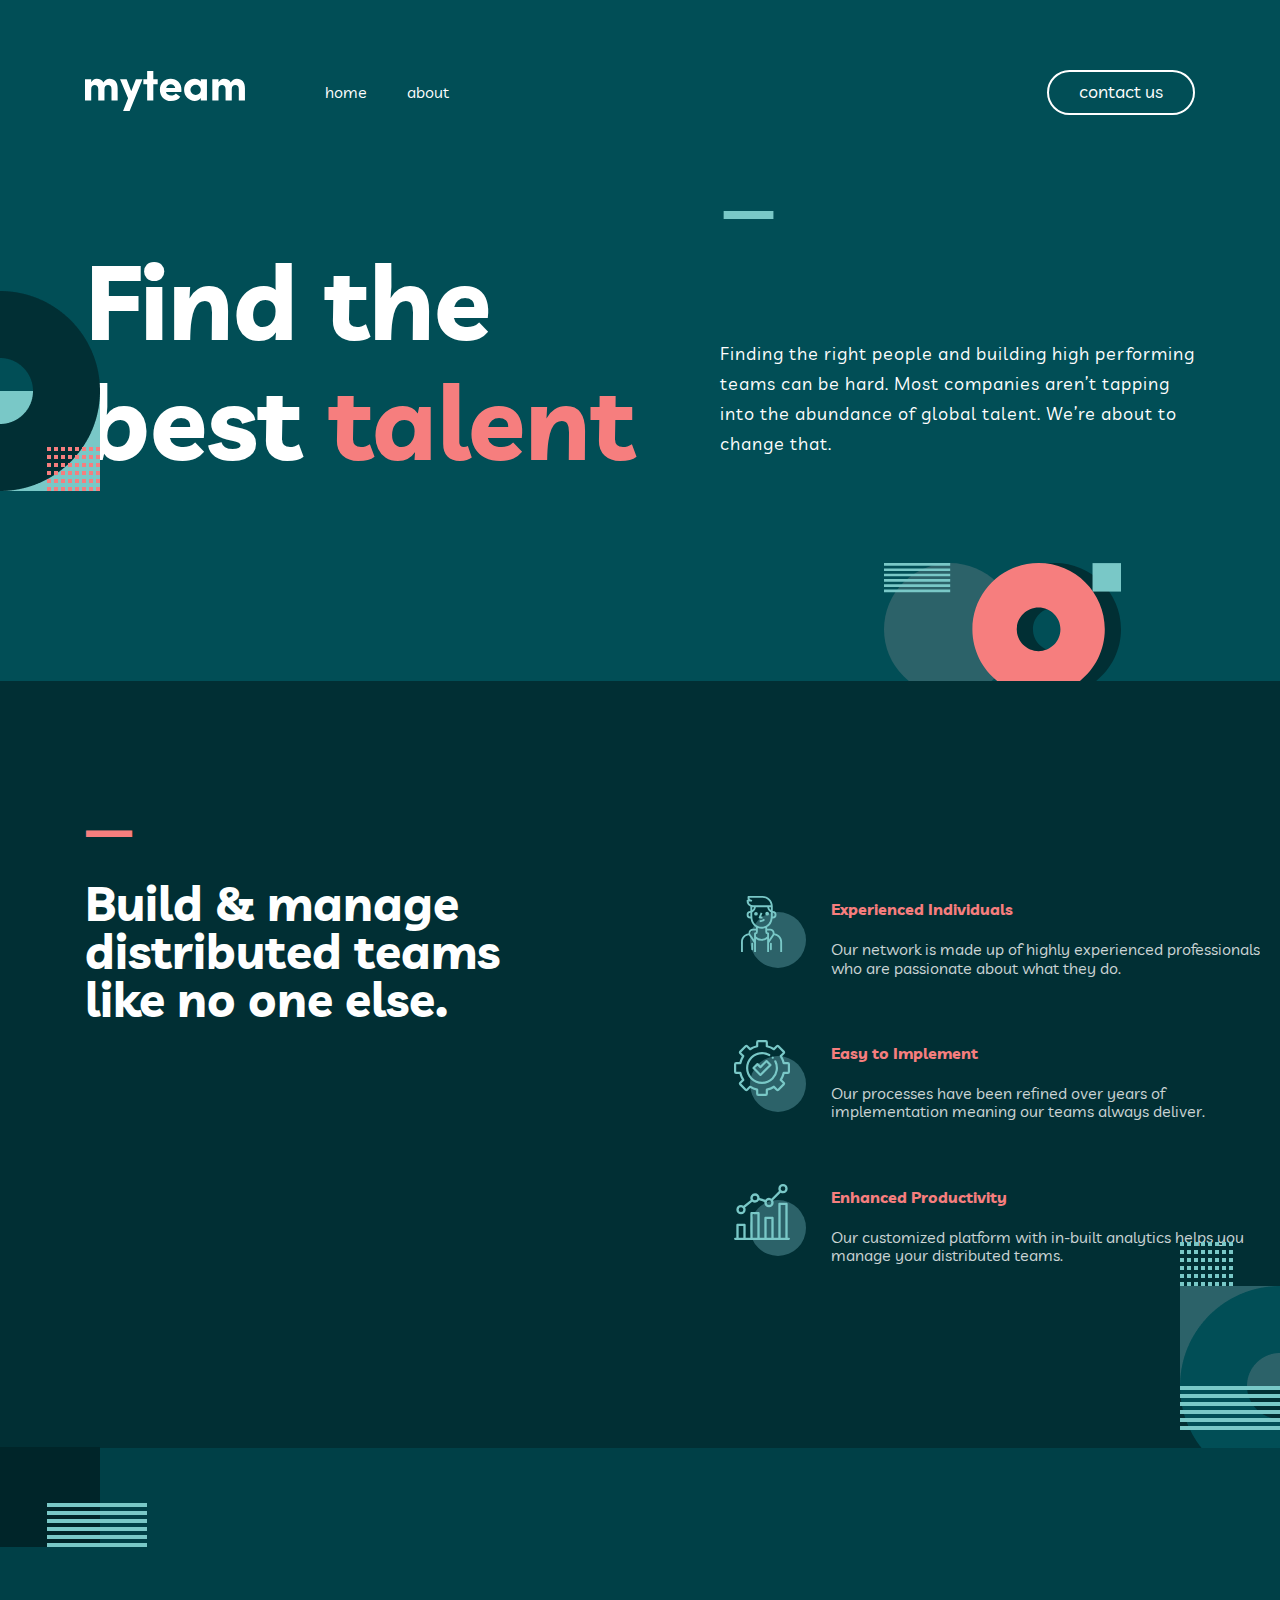
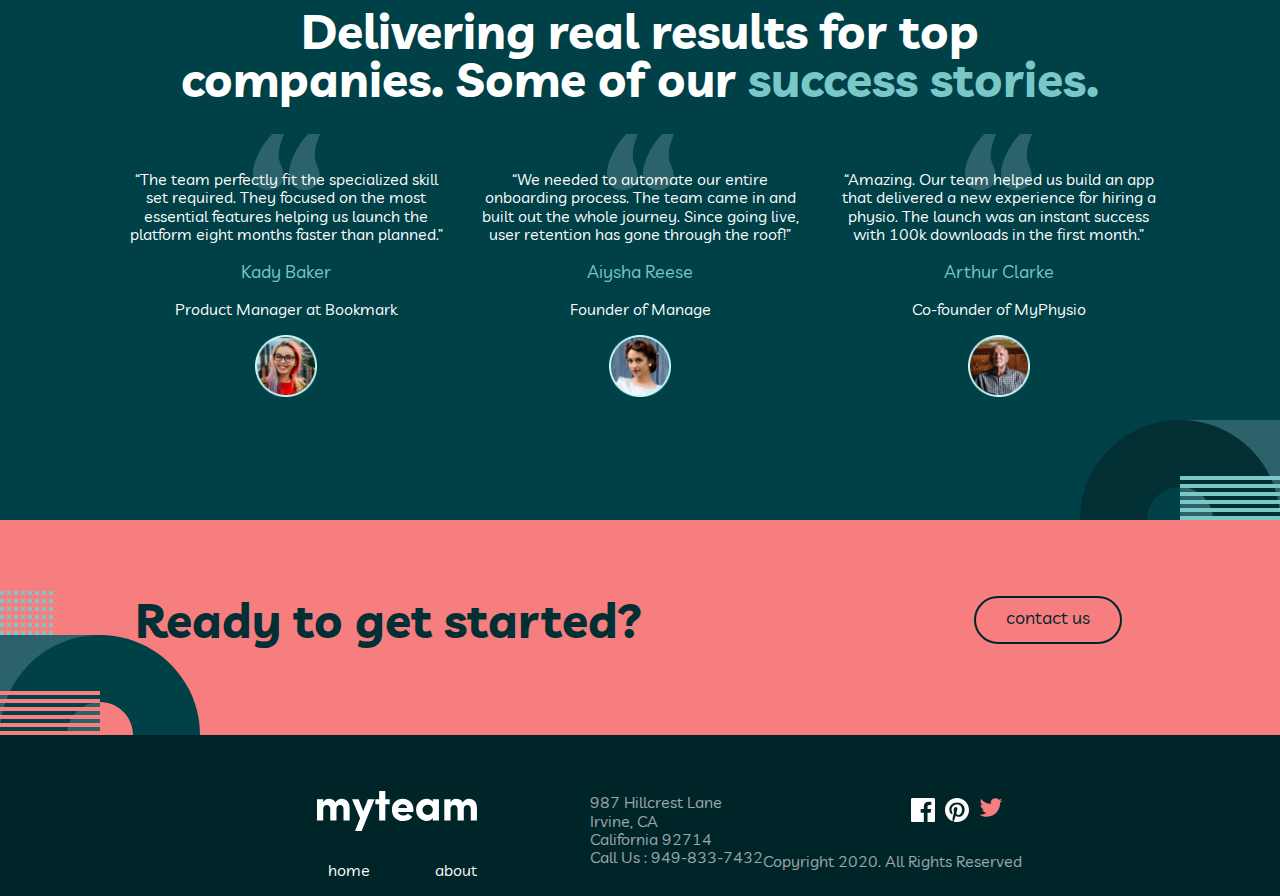
<file: index.html>
<!DOCTYPE html>
<html lang="en">

<head>
    <meta charset="UTF-8">
    <meta http-equiv="X-UA-Compatible" content="IE=edge">
    <meta name="viewport" content="width=device-width, initial-scale=1.0">
    <title>myteam</title>
    <link rel="stylesheet" href="./css/normalize.css">
    <link rel="stylesheet" href="./css/main.css">
</head>

<body>
    <h1 class="visually-hidden">myteam</h1>
    <header class="header-wrapper">
        <img class="header-wrapper__header-img header-img" src="./images/round-bgc.png" alt="">
        <div class="header-wrapper__container container">
            <div class="header-wrapper__header-inner header-inner">
                <div class="header-inner__logo-navbar logo-navbar">
                    <a class="logo-navbar__site-link site-link" href="./index.html">
                        <img class="site-link__site-logo site-logo" src="./images/logo.svg" alt="logo" width="160" height="40">
                    </a>
                    <nav class="logo-navbar__navbar navbar">
                        <ul class="navbar__nav-list nav-list">
                            <li class="nav-list__nav-item nav-item">
                                <a class="nav-item__nav-link nav-link" href="./index.html">home</a>
                            </li>
                            <li class="nav-list__nav-item nav-item">
                                <a class="nav-item__nav-link nav-link" href="./about.html">about</a>
                            </li>
                        </ul>
                    </nav>
                </div>
                <a class="header-inner__header-link header-link" href="./contact.html">contact us</a>
            </div>
        </div>
    </header>

    <!-- main -->
    <main>
        <section class="section-hero">
            <div class="section-hero__container container">
                <div class="section-hero__section-page section-page">
                    <h2 class="section-page__section-heading section-heading">Find the best <span class="section-heading--text  section-heading--text">talent</span>
                    </h2>
                    <p class="section-page__section-text section-text">Finding the right people and building high performing teams can be hard. Most companies aren’t tapping into the abundance of global talent. We’re about to change that.</p>
                    <img class="section-page__section-image" src="./images/round-2.svg" alt="roun" width="237" height="157">
                </div>
            </div>
        </section>

        <section class="content">
            <div class="content__container container">
                <div class="content-page">
                    <div class="content-page__main main>">
                        <h3 class="main__main-title main-title">Build & manage distributed teams like no one else.</h3>
                    </div>
                    <div class="content-page__conten-text content-text">
                        <ul class="content-text__content-list content-list">
                            <li class="content-list__content-item content-item">
                                <img class="content-list__content-img" src="./images/Experienced.svg" alt="Experienced" width="72" height="72">

                                <div class="content-box">
                                    <h4 class="content-item__content-heading">Experienced Individuals</h4>
                                    <p class="content-item__content-quote content-quote">Our network is made up of highly experienced professionals who are passionate about what they do.</p>
                                </div>

                            </li>
                            <li class="content-list__content-item content-item">
                                <img class="content-list__content-img" src="./images/Easy.svg" alt="Easy" width="72" height="72">
                                <div class="content-box">
                                    <h4 class="content-item__content-heading">Easy to Implement</h4>
                                    <p class="content-item__content-quote content-quote">Our processes have been refined over years of implementation meaning our teams always deliver.</p>
                                </div>
                            </li>
                            <li class="content-list__content-item content-item">
                                <img class="content-list__content-img" src="./images/Enhanced.svg" alt="Enhanced" width="72" height="72">
                                <div class="content-box">
                                    <h4 class="content-item__content-heading">Enhanced Productivity</h4>
                                    <p class="content-item__content-quote content-quote">Our customized platform with in-built analytics helps you manage your distributed teams.</p>
                                </div>
                            </li>
                        </ul>
                    </div>
                </div>
            </div>
            <img class="content__content-background" src="./images/round-3.png" alt="round">
        </section>

        <section class="sidebar">
            <img class="sidebar__sidebar-img" src="./images/burger-bgc.svg" alt="burger" width="147" height="100">
            <div class="sidebar__container container">
                <h3 class="sidebar__sidebar-heading">Delivering real results for top <br>companies. Some of our <span class="sidebar__sidebar-heading--text">success stories.</span></h3>
                <ul class="sidebar__sidebar-list sidebar__list">
                    <li class="sidebar-list__sidebar-item sidebar-item">
                        <img src="./images/“.png" alt="“" width="67" height="56">

                        <p class="sidebar-list__text text">“The team perfectly fit the specialized skill set required. They focused on the most essential features helping us launch the platform eight months faster than planned.”</p>

                        <div class="sidebar-item__box box">



                            <p class="box__text text">Kady Baker</p>

                            <blockquote class="box__socials-text socials-text">Product Manager at Bookmark</blockquote>

                            <img class="box__socials socials" src="./images/Kady.png" alt="Kady" width="62" height="62">

                        </div>

                    </li>

                    <li class="sidebar-list__sidebar-item sidebar-item">

                        <img src="./images/“.png" alt="“" width="67" height="56">

                        <p class="sidebar-list__text text">“We needed to automate our entire onboarding process. The team came in and built out the whole journey. Since going live, user retention has gone through the roof!”</p>

                        <div class="sidebar-item__box box">

                            <p class="box__text text">Aiysha Reese</p>

                            <blockquote class="box__socials-text socials-text">Founder of Manage</blockquote>

                            <img class="box__socials socials" src="./images/Aiysha.png" alt="Aiysha" width="62" height="62">

                        </div>
                    </li>
                    <li class="sidebar-list__sidebar-item sidebar-item">

                        <img src="./images/“.png" alt="“" width="67" height="56">

                        <p class="sidebar-list__text text">“Amazing. Our team helped us build an app that delivered a new experience for hiring a physio. The launch was an instant success with 100k downloads in the first month.”</p>

                        <div class="sidebar-item__box box">

                            <p class="box__text text">Arthur Clarke</p>

                            <blockquote class="box__socials-text socials-text">Co-founder of MyPhysio</blockquote>

                            <img class="box__socials socials" src="./images/Arthur.png" alt="Arthur" width="62" height="62">
                        </div>
                    </li>
                </ul>
            </div>

            <img class="sidebar__sidebar-bgc" src="./images/round-4.png" alt="round">
        </section>
        <section class="aside-wrapper">
            <div class="aside-wrapper__container container">
                <div class="aside-wrapper__aside-inner aside-inner">
                    <p class="aside-inner__aside-text aside-text">Ready to get started?</p>
                    <a class="aside-inner__aside-link aside-link" href="./contact.html">contact us</a>
                </div>
            </div>
            <img class="aside-wrapper__aside-img" src="./images/round-5.svg" alt="">
        </section>
    </main>



    <footer class="footer-end">
        <div class="footer-end__container container">
            <div class="footer-end__footer-link footer-link">
                <div class="box">
                    <a class="footer-end__footer-link footer-link" href="./index.html">
                        <img class="footer-end__footer-logo footer-logo" src="./images/logo.svg" alt="logo" width="160" height="40">
                    </a>


                    <ul class="footer-list">
                        <li>
                            <a class="nav-item__nav-link nav-link" href="./index.html">home</a>
                        </li>
                        <li>
                            <a class="nav-item__nav-link nav-link" href="./about.html">about</a>
                        </li>
                    </ul>

                </div>

                <div class="footer-about">
                    <ul class="footer-about__footer-list footer-list">
                        <li class="footer-list__footer-item footer-item">987 Hillcrest Lane <br> Irvine, CA <br> California 92714 <br> Call Us : 949-833-7432</li>
                    </ul>
                </div>

                <div class="footer-web">
                    <ul class="footer-web__web-list web-list">
                        <li class="web-list__web-item">
                            <a href="#">
                                <img src="./images/facebook.svg" alt="facebook" width="24" height="24">
                            </a>
                        </li>
                        <li class="web-list__web-item">
                            <a href="#">
                                <img src="./images/pinterest.svg" alt="pinterest" width="24" height="24">
                            </a>
                        </li>
                        <li class="web-list__web-item">
                            <a href="#">
                                <img src="./images/twitter.svg" alt="twitter" width="24" height="19">
                            </a>
                        </li>
                    </ul>

                    <p class="footer-web__web-text">Copyright 2020. All Rights Reserved</p>
                </div>
            </div>

            <div>

            </div>
        </div>
    </footer>
</body>

</html>
</file>
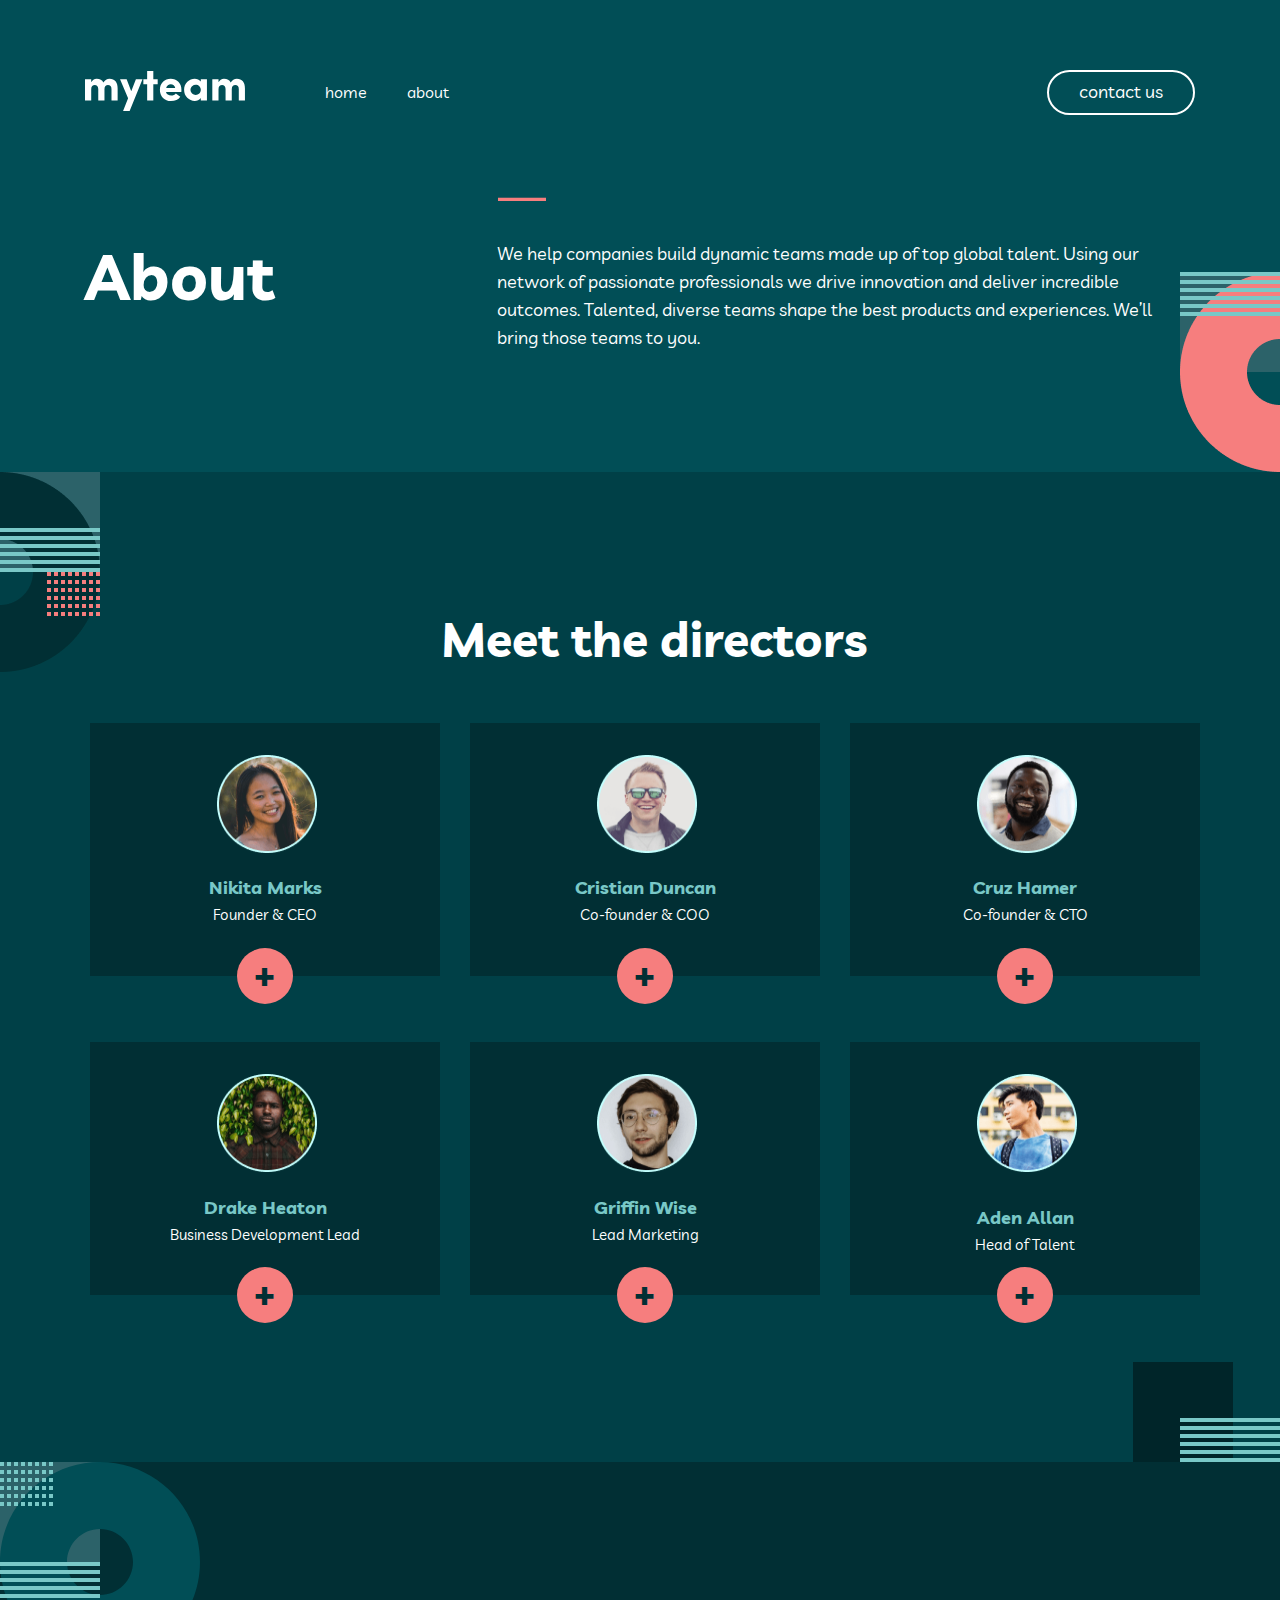
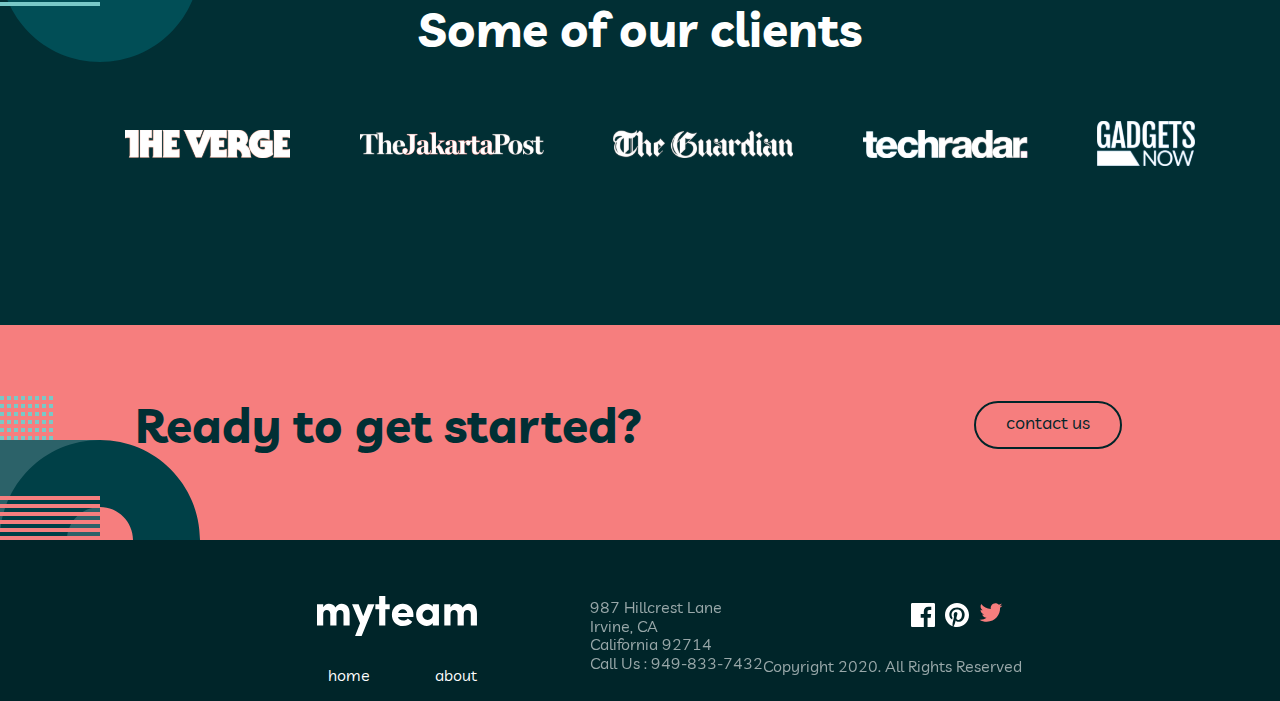
<file: about.html>
<!DOCTYPE html>
<html lang="en">

<head>
    <meta charset="UTF-8">
    <meta http-equiv="X-UA-Compatible" content="IE=edge">
    <meta name="viewport" content="width=device-width, initial-scale=1.0">
    <title>about</title>
    <link rel="stylesheet" href="./css/normalize.css">
    <link rel="stylesheet" href="./css/main.css">
</head>

<body>

    <h1 class="visually-hidden">myteam</h1>
    <header class="header-wrapper">
        <div class="header-wrapper__container container">
            <div class="header-wrapper__header-inner header-inner">
                <div class="header-inner__logo-navbar logo-navbar">
                    <a class="logo-navbar__site-link site-link" href="./index.html">
                        <img class="site-link__site-logo site-logo" src="./images/logo.svg" alt="logo" width="160" height="40">
                    </a>
                    <nav class="logo-navbar__navbar navbar">
                        <ul class="navbar__nav-list nav-list">
                            <li class="nav-list__nav-item nav-item">
                                <a class="nav-item__nav-link nav-link" href="./index.html">home</a>
                            </li>
                            <li class="nav-list__nav-item nav-item">
                                <a class="nav-item__nav-link nav-link" href="./about.html">about</a>
                            </li>
                        </ul>
                    </nav>
                </div>
                <a class="header-inner__header-link header-link" href="./contact.html">contact us</a>
            </div>
        </div>
    </header>

    <!-- main -->
    <main>
        <section class="section-about">

            <div class="section-about__container container">

                <div class="section-about__about-page about-page">

                    <h2 class="about-page__about-heading about-heading">About</h2>

                    <p class="about-page__about-text about-text">We help companies build dynamic teams made up of top global talent. Using our network of passionate professionals we drive innovation and deliver incredible outcomes. Talented, diverse teams shape the best products and experiences.
                        We’ll bring those teams to you.</p>
                </div>

            </div>

            <img class="about-img" src="./images/about.png" alt="about-img" width="100" height="200">

        </section>

        <section class="directors-section">

            <img class="directors-section__about-img" src="./images/about-bgc.png" alt="about-bgc" width="100" height="200">

            <div class="directors-section__container container">

                <h2 class="directors-section__directors-heading">Meet the directors</h2>

                <ul class="directors-section__about-list about-list">

                    <li class="about-list__about-item">

                        <div class="about-item__director-about director-about">

                            <img src="./images/Nikita.png" class="director-image" alt="Nikita Marks" width="100" height="98">

                            <h3 class="director-names">Nikita Marks</h3>

                            <p class="workplace">Founder & CEO</p>

                            <div class="experience">

                                <h3 class="director-names-heading">Nikita Marks</h3>

                                <q>Empowered teams create truly <br> amazing products. Set the north <br> star and let them follow it.</q>

                                <img src="./images/twitter.svg" class="path-img" alt="twitter img" width="24" height="20">

                                <img src="./images/linkdein.png" class="linkedin-img" alt="linkedin img" width="20" height="20">

                            </div>

                        </div>

                        <div class="plus-character">

                            <p>+</p>

                        </div>

                    </li>

                    <li class="about-list__about-item">

                        <div class="about-item__director-about director-about">

                            <img src="./images/Cristian.png" class="director-image" alt="Cristian Duncan" width="100" height="98">

                            <h3 class="director-names">Cristian Duncan</h3>

                            <p class="workplace">Co-founder & COO</p>

                            <div class="experience">

                                <h3 class="director-names-heading">Cristian Duncan</h3>

                                <q>Empowered teams create truly <br> amazing products. Set the north <br> star and let them follow it.</q>

                                <img src="./images/twitter.svg" class="path-img" alt="twitter img" width="24" height="20">

                                <img src="./images/linkdein.png" class="linkedin-img" alt="linkedin img" width="20" height="20">

                            </div>

                        </div>

                        <div class="plus-character">

                            <p>+</p>

                        </div>

                    </li>

                    <li class="about-list__about-item">

                        <div class="about-item__director-about director-about">

                            <img src="./images/Cruz.png" class="director-image" alt="Cruz Hamer" width="100" height="98">

                            <h3 class="director-names">Cruz Hamer</h3>

                            <p class="workplace">Co-founder & CTO</p>

                            <div class="experience">

                                <h4 class="director-names-heading">Cruz Hamer</h4>

                                <q>Empowered teams create truly <br> amazing products. Set the north <br> star and let them follow it.</q>

                                <img src="././images/twitter.svg" class="path-img" alt="twitter img" width="24" height="20">

                                <img src="./images/linkdein.png" class="linkedin-img" alt="linkedin img" width="20" height="20">

                            </div>

                        </div>

                        <div class="plus-character">

                            <p>+</p>

                        </div>

                    </li>

                    <li class="about-list__about-item">

                        <div class="about-item__director-about director-about">

                            <img src="./images/Dreake.png" class="director-image" alt="Drake" width="100" height="98">

                            <h3 class="director-names">Drake Heaton</h3>

                            <p class="workplace">Business Development Lead</p>

                            <div class="experience">

                                <h4 class="director-names-heading">Drake Heaton</h4>

                                <q>Empowered teams create truly <br>  amazing products. Set the north <br> star and let them follow it.</q>

                                <img src="./images/twitter.svg" class="path-img" width="24" height="20" alt="twitter img">

                                <img src="./images/linkdein.png" class="linkedin-img" alt="linkedin img" width="20" height="20">

                            </div>

                        </div>

                        <div class="plus-character">

                            <p>+</p>

                        </div>

                    </li>

                    <li class="about-list__about-item">

                        <div class="about-item__director-about director-about">

                            <img src="./images/Griffin.png" class="director-image" alt="Griffin" width="100" height="98">

                            <h3 class="director-names">Griffin Wise</h3>

                            <p class="workplace">Lead Marketing</p>

                            <div class="experience">

                                <h4 class="director-names-heading">Griffin Wise</h4>

                                <q>Empowered teams create truly <br> amazing products. Set the north <br> star and let them follow it.</q>

                                <img src="./images/twitter.svg" class="path-img" alt="twitter img" width="24" height="20">

                                <img src="./images/linkdein.png" class="linkedin-img" alt="linkedin img" width="20" height="20">

                            </div>

                        </div>

                        <div class="plus-character">

                            <p>+</p>

                        </div>

                    </li>

                    <li class="about-list__about-item">

                        <div class="about-item__director-about director-about">

                            <img src="./images/Aden.png" class="director-image" alt="Aden" width="100" height="98">

                            <h3 class="director-names-heading">Aden Allan</h3>

                            <p class="workplace">Head of Talent</p>

                            <div class="experience">

                                <h4 class="director-names-heading">Aden Allan</h4>

                                <q>Empowered teams create truly <br> amazing products. Set the north <br> star and let them follow it.</q>

                                <img src="./images/twitter.svg" class="path-img" width="24" height="20" alt="twitter img">

                                <img src="./images/linkdein.png" class="linkedin-img" alt="linkedin img" width="20" height="20">

                            </div>

                        </div>

                        <div class="plus-character">

                            <p>+</p>

                        </div>

                    </li>

                </ul>

            </div>

            <img class="directors-section__directors-bgc" src="./images/directors-bgc.png" alt="directors-bgc">

        </section>

        <section class="guardian-section">

            <img class="guardian-section__section-img" src="./images/clients-bgc.svg" alt="clients-bgc">

            <div class="guardian-section__container container">

                <div class="guardian-section__clients clients">

                    <h2 class="clients__clients-title">Some of our clients</h2>

                    <ul class="clients__clients-list">

                        <li class="clients-list__clients-item clients-item">
                            <a href="#">
                                <img src="./images/the-verge.svg" alt="the-verge" width="165" height="28">
                            </a>
                        </li>

                        <li class="clients-list__clients-item clients-item">
                            <a href="#">
                                <img src="./images/jakarta.svg" alt="jakarta" width="184" height="23">
                            </a>
                        </li>

                        <li class="clients-list__clients-item clients-item">
                            <a href="#">
                                <img src="./images/Guardian.svg" alt="Guardian" width="180" height="28">
                            </a>
                        </li>

                        <li class="clients-list__clients-item clients-item">
                            <a href="#">
                                <img src="./images/teachradar.svg" alt="teachradar" width="165" height="28">
                            </a>
                        </li>

                        <li class="clients-list__clients-item clients-item">
                            <a href="#">
                                <img src="./images/gadgets-now.svg" alt="gadgets-now" width="98" height="45">
                            </a>
                        </li>

                    </ul>
                </div>
            </div>
        </section>
        <section class="aside-wrapper">
            <div class="aside-wrapper__container container">
                <div class="aside-wrapper__aside-inner aside-inner">
                    <p class="aside-inner__aside-text aside-text">Ready to get started?</p>
                    <a class="aside-inner__aside-link aside-link" href="./contact.html">contact us</a>
                </div>
            </div>
            <img class="aside-wrapper__aside-img" src="./images/round-5.svg" alt="">
        </section>
    </main>

    <footer class="footer-end">
        <div class="footer-end__container container">
            <div class="footer-end__footer-link footer-link">
                <div class="box">
                    <a class="footer-end__footer-link footer-link" href="./index.html">
                        <img class="footer-end__footer-logo footer-logo" src="./images/logo.svg" alt="logo" width="160" height="40">
                    </a>


                    <ul class="footer-list">
                        <li>
                            <a class="nav-item__nav-link nav-link" href="./index.html">home</a>
                        </li>
                        <li>
                            <a class="nav-item__nav-link nav-link" href="./about.html">about</a>
                        </li>
                    </ul>

                </div>

                <div class="footer-about">
                    <ul class="footer-about__footer-list footer-list">
                        <li class="footer-list__footer-item footer-item">987 Hillcrest Lane <br> Irvine, CA <br> California 92714 <br> Call Us : 949-833-7432</li>
                    </ul>
                </div>

                <div class="footer-web">
                    <ul class="footer-web__web-list web-list">
                        <li class="web-list__web-item">
                            <a href="#">
                                <img src="./images/facebook.svg" alt="facebook" width="24" height="24">
                            </a>
                        </li>
                        <li class="web-list__web-item">
                            <a href="#">
                                <img src="./images/pinterest.svg" alt="pinterest" width="24" height="24">
                            </a>
                        </li>
                        <li class="web-list__web-item">
                            <a href="#">
                                <img src="./images/twitter.svg" alt="twitter" width="24" height="19">
                            </a>
                        </li>
                    </ul>

                    <p class="footer-web__web-text">Copyright 2020. All Rights Reserved</p>
                </div>
            </div>

            <div>

            </div>
        </div>
    </footer>
</body>

</html>
</file>
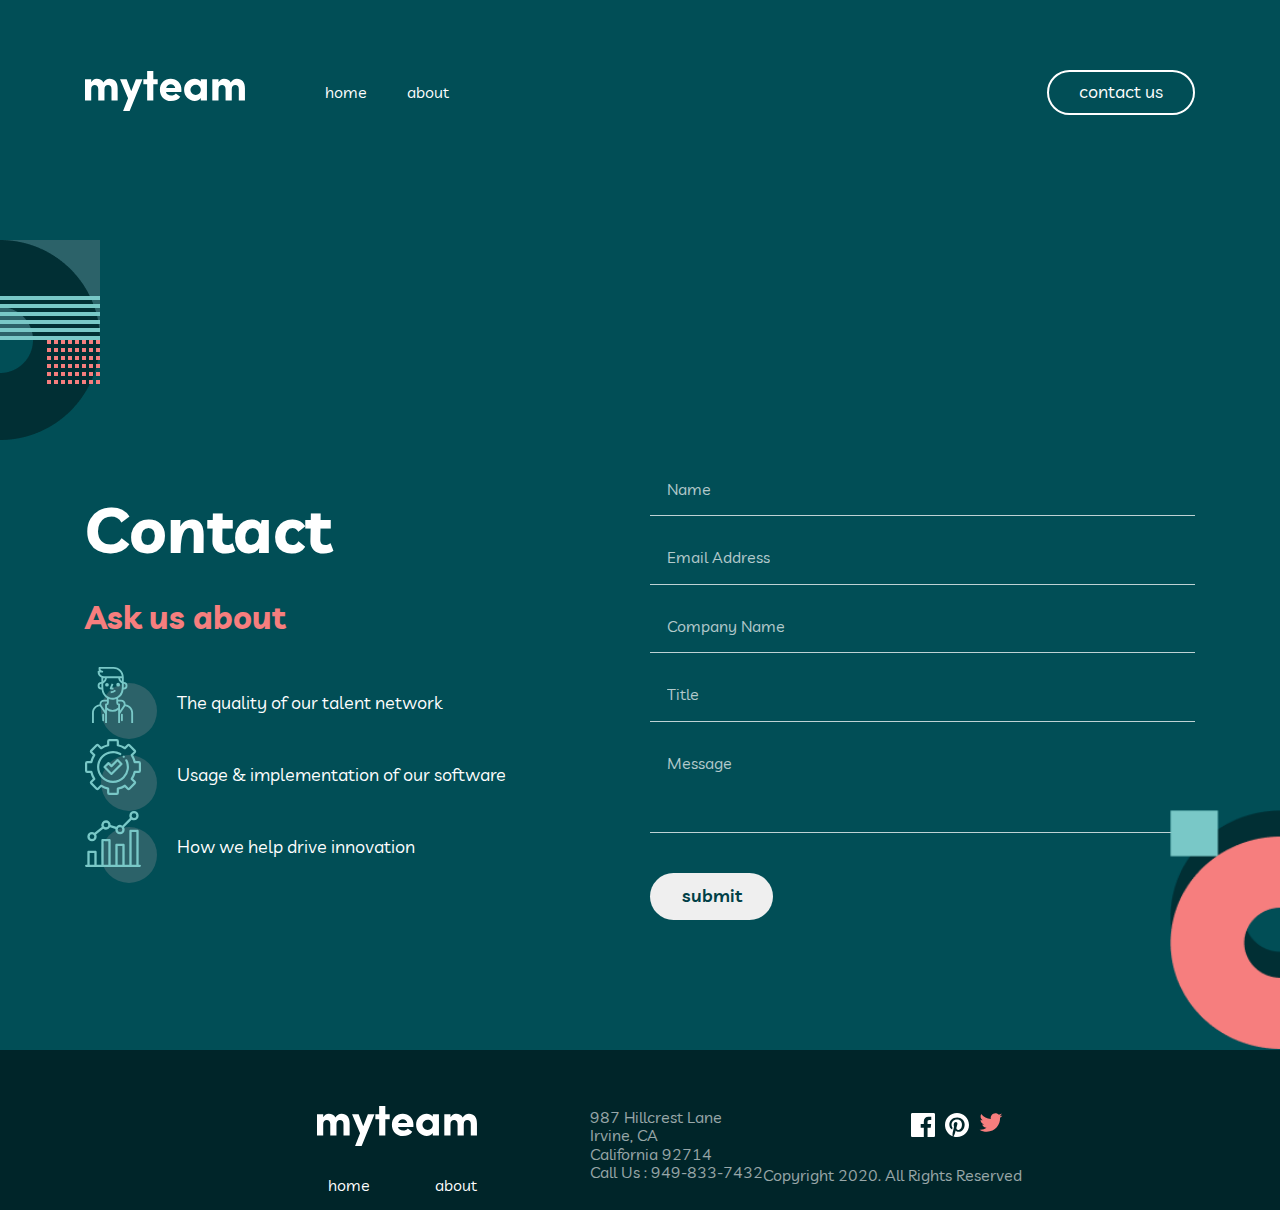
<file: contact.html>
<!DOCTYPE html>
<html lang="en">

<head>
    <meta charset="UTF-8">
    <meta http-equiv="X-UA-Compatible" content="IE=edge">
    <meta name="viewport" content="width=device-width, initial-scale=1.0">
    <title>contact</title>
    <link rel="stylesheet" href="./css/normalize.css">
    <link rel="stylesheet" href="./css/main.css">
</head>

<body>
    <h1 class="visually-hidden">myteam</h1>
    <header class="header-wrapper">
        <div class="header-wrapper__container container">
            <div class="header-wrapper__header-inner header-inner">
                <div class="header-inner__logo-navbar logo-navbar">
                    <a class="logo-navbar__site-link site-link" href="./index.html">
                        <img class="site-link__site-logo site-logo" src="./images/logo.svg" alt="logo" width="160" height="40">
                    </a>
                    <nav class="logo-navbar__navbar navbar">
                        <ul class="navbar__nav-list nav-list">
                            <li class="nav-list__nav-item nav-item">
                                <a class="nav-item__nav-link nav-link" href="./index.html">home</a>
                            </li>
                            <li class="nav-list__nav-item nav-item">
                                <a class="nav-item__nav-link nav-link" href="./about.html">about</a>
                            </li>
                        </ul>
                    </nav>
                </div>
                <a class="header-inner__header-link header-link" href="./contact.html">contact us</a>
            </div>
        </div>
    </header>

    <main>

        <section class="section-contact">

            <img class="section-contact__contact_bgc" src="images/about-bgc.png" width="100" height="200" alt="contact-bgc">

            <div class="section-contact__container container">

                <div class="section-contact__intro intro">

                    <div class="intro__intro-text">

                        <h2 class="intro_text__intro-heading">Contact</h2>

                        <p class="intro-heading_intro-title">Ask us about</p>

                        <ul class="intro-text__intro-list intro-list">

                            <li class="intro_item">

                                <img src="images/Experienced.svg" width="72" height="72" alt="Experienced">

                                <p class="intro-list__text">The quality of our talent network</p>

                            </li>

                            <li class="intro_item">

                                <img src="images/Easy.svg" width="72" height="72" alt="Easy">

                                <p class="intro-list__text">Usage & implementation of our software</p>

                            </li>

                            <li class="intro_item">

                                <img src="images/Enhanced.svg" width="72" height="72" alt="Enhanced">

                                <p class="intro-list__text">How we help drive innovation</p>

                            </li>

                        </ul>

                    </div>

                    <div class="input_form">

                        <form class="input" target="blank" method="post" action="https://echo.htmlacademy.ru/">

                            <input type="text" name="Name" class="name" placeholder="Name" required>

                            <input type="email" name="Email" class="email" placeholder="Email Address" required>

                            <input type="text" name="Company" class="company" placeholder="Company Name" required>

                            <input type="text" name="Title" class="title" placeholder="Title" required>

                            <input type="text" name="text" class="input_message" id="input_text" placeholder="Message" required>

                            <button class="input_btn" type="submit">submit</button>

                        </form>

                    </div>

                </div>

            </div>

            <img class="intro_bgc" src="images/contact-bgc.png" alt="contact-bgc" width="110" height="240">

        </section>

    </main>

    <footer class="footer-end">

        <div class="footer-end__container container">

            <div class="footer-end__footer-link footer-link">
                <div class="box">
                    <a class="footer-end__footer-link footer-link" href="./index.html">

                        <img class="footer-end__footer-logo footer-logo" src="./images/logo.svg" alt="logo" width="160" height="40">
                    </a>


                    <ul class="footer-list">

                        <li>
                            <a class="nav-item__nav-link nav-link" href="./index.html">home</a>
                        </li>

                        <li>
                            <a class="nav-item__nav-link nav-link" href="./about.html">about</a>
                        </li>

                    </ul>

                </div>

                <div class="footer-about">
                    <ul class="footer-about__footer-list footer-list">
                        <li class="footer-list__footer-item footer-item">987 Hillcrest Lane <br> Irvine, CA <br> California 92714 <br> Call Us : 949-833-7432</li>
                    </ul>
                </div>

                <div class="footer-web">
                    <ul class="footer-web__web-list web-list">
                        <li class="web-list__web-item">
                            <a href="#">
                                <img src="./images/facebook.svg" alt="facebook" width="24" height="24">
                            </a>
                        </li>
                        <li class="web-list__web-item">
                            <a href="#">
                                <img src="./images/pinterest.svg" alt="pinterest" width="24" height="24">
                            </a>
                        </li>
                        <li class="web-list__web-item">
                            <a href="#">
                                <img src="./images/twitter.svg" alt="twitter" width="24" height="19">
                            </a>
                        </li>
                    </ul>

                    <p class="footer-web__web-text">Copyright 2020. All Rights Reserved</p>
                </div>
            </div>

            <div>

            </div>
        </div>
    </footer>
</body>

</html>
</file>
<file: css/main.css>
/* livvic-regular - latin */

@font-face {
    font-family: 'Livvic';
    font-style: normal;
    font-weight: 400;
    src: url('../fonts/livvic-v11-latin-regular.woff2') format('woff2'), url('../fonts/livvic-v11-latin-regular.woff') format('woff');
}


/* livvic-600 - latin */

@font-face {
    font-family: 'Livvic';
    font-style: normal;
    font-weight: 600;
    src: url('../fonts/livvic-v11-latin-600.woff2') format('woff2'), url('../fonts/livvic-v11-latin-600.woff') format('woff');
}


/* livvic-700 - latin */

@font-face {
    font-family: 'Livvic';
    font-style: normal;
    font-weight: 700;
    src: url('../fonts/livvic-v11-latin-700.woff2') format('woff2'), url('../fonts/livvic-v11-latin-700.woff') format('woff');
}

* {
    box-sizing: border-box;
}

.visually-hidden {
    position: absolute;
    width: 1px;
    height: 1px;
    margin: -1px;
    padding: 0;
    overflow: hidden;
    border: 0;
    clip: rect(0 0 0 0)
}

body {
    margin: 0;
    padding: 0;
    vertical-align: middle;
    font-family: 'Livvic', sans-serif;
    ;
}

.container {
    max-width: 1150px;
    margin: 0 auto;
    padding: 0 20px;
}

.header-wrapper {
    background-color: rgb(1, 78, 86);
    /* background-image: url("../images/aroun-2.svg");
    background-repeat: no-repeat;
    background-position: top left; */
}

.header-img {
    position: absolute;
    top: 291px;
}

.header-inner {
    display: flex;
    padding-top: 70px;
    padding-bottom: 125px;
    align-items: center;
    justify-content: space-between;
    text-align: center;
}

.logo-navbar {
    display: flex;
    align-items: center;
}

.nav-list {
    display: flex;
    align-items: center;
    list-style-type: none;
    margin: 0;
    margin-left: 80px;
    padding: 0;
}

.nav-item~.nav-item {
    margin-left: 40px;
}

.nav-link {
    color: rgb(255, 255, 255);
    text-decoration: none;
}

.nav-link:hover {
    color: #F67E7E;
    text-decoration: none;
}

.header-link {
    font-size: 18px;
    border: 2px solid rgb(255, 255, 255);
    border-radius: 24px;
    color: rgb(255, 255, 255);
    padding: 10px 30px;
    text-decoration: none;
}

.header-link:hover {
    background-color: #FFFFFF;
    color: #002529;
    border: 2px solid #FFFFFF;
    box-sizing: border-box;
    border-radius: 24px;
}


/* section-hero */

.section-hero {
    background-color: rgb(1, 78, 86);
}

.section-page {
    position: static;
    display: flex;
    justify-content: space-between;
    padding-bottom: 200px;
}

.section-heading {
    max-width: 635px;
    margin: 0;
    font-size: 105px;
    color: rgb(255, 255, 255);
}

.section-heading--text {
    color: rgb(246, 126, 126);
}

.section-text {
    width: 480px;
    font-size: 18px;
    margin-top: auto;
    margin-bottom: 22px;
    color: rgb(255, 255, 255);
    letter-spacing: 1px;
    line-height: 30px;
}

.section-text::before {
    content: '_';
    position: absolute;
    top: 150px;
    font-size: 123px;
    color: rgb(121, 200, 199);
}

.section-page__section-image {
    position: absolute;
    width: 237px;
    height: 157px;
    top: 524px;
    right: 159px;
}

.content {
    padding-top: 198px;
    padding-bottom: 138px;
    background-color: rgb(1, 47, 52);
}

.content-page {
    display: flex;
    justify-content: space-between;
}

.content-page__main {
    margin-right: 164px;
}

.main-title {
    margin: 0;
    width: 445px;
    font-size: 48px;
    line-height: 48px;
    color: rgb(255, 255, 255);
}

.main-title:before {
    position: absolute;
    content: '—';
    top: 804px;
    color: #F67E7E;
}

.content-list {
    margin: 0;
    list-style-type: none;
}

.content-list__content-item {
    display: flex;
    margin-bottom: 30px;
}

.content-list__content-img {
    margin-top: 17px;
}

.content-box {
    width: 450px;
    margin-left: 25px;
}

.content__content-background {
    position: absolute;
    top: 1242px;
    right: 0;
    bottom: 0;
    user-select: none;
}


/* .content-list__content-item::before {
    content: ' ';
    background-image: url(../images/Experienced.svg);
    background-repeat: no-repeat;
} */

.content-item__content-heading {
    color: rgb(246, 126, 126);
}

.content-quote {
    color: rgb(255, 255, 255);
    opacity: 0.8;
}

.sidebar {
    position: relative;
    padding-top: 140px;
    padding-bottom: 120px;
    background-color: rgb(0, 64, 71);
}

.sidebar__sidebar-img {
    margin-top: -141px;
    margin-bottom: 56px;
}

.sidebar__sidebar-heading {
    margin: 0;
    color: rgb(255, 255, 255);
    font-size: 48px;
    line-height: 48px;
    text-align: center;
}

.sidebar__sidebar-heading--text {
    color: rgb(121, 200, 199);
}

.sidebar__list {
    display: flex;
    margin-top: 31px;
    list-style-type: none;
    margin-bottom: 0;
}

.sidebar-list__sidebar-item {
    text-align: center;
    color: rgb(255, 255, 255);
    margin-right: 30px;
}

.sidebar-list__text {
    margin: 0;
    margin-top: -23px;
}

.sidebar__sidebar-bgc {
    position: absolute;
    margin-top: 123px;
    right: 0;
    bottom: 0;
    margin-left: 961px;
}


/* .sidebar-item__box {} */

.box__text {
    font-size: 18px;
    color: rgb(121, 200, 199);
}

.aside-wrapper {
    position: relative;
    background-color: rgb(246, 126, 126);
}

.aside-inner__aside-text {
    color: #012F34;
    font-size: 48px;
    font-weight: bold;
    line-height: 48px;
    margin: 0;
    padding-left: 50px;
}

.aside-wrapper__aside-inner {
    display: flex;
    justify-content: space-between;
    text-align: center;
    padding-top: 76px;
    padding-bottom: 91px;
}

.aside-inner__aside-link {
    font-size: 18px;
    border: 2px solid rgb(0, 37, 41);
    border-radius: 24px;
    color: rgb(0, 37, 41);
    margin-right: 73px;
    padding: 10px 30px;
    text-decoration: none;
}

.aside-inner__aside-link:hover {
    font-size: 18px;
    border: 2px solid rgb(0, 37, 41);
    background-color: rgb(0, 37, 41);
    border-radius: 24px;
    color: rgb(255, 255, 255);
    margin-right: 73px;
    padding: 10px 30px;
    text-decoration: none;
}

.aside-inner__aside-link:active {
    font-size: 18px;
    border: 2px solid rgb(0, 37, 41);
    background-color: rgb(0, 37, 41);
    border-radius: 24px;
    color: rgb(255, 255, 255);
    margin-right: 73px;
    padding: 10px 30px;
    text-decoration: none;
}

.aside-wrapper__aside-img {
    position: absolute;
    left: 0;
    bottom: 0;
    user-select: none;
}

.footer-end {
    background-color: rgb(0, 37, 41);
    display: flex;
}

.footer-link {
    display: flex;
    justify-content: space-between;
    padding-top: 28px;
    padding-left: 29px;
}

.footer-list {
    display: flex;
    justify-content: space-between;
    padding-top: 14px;
    list-style-type: none;
}

.footer-item {
    color: rgb(255, 255, 255);
    opacity: 0.6;
}

.footer-about {
    margin-left: 73px;
}

.footer-web__web-list {
    display: flex;
    padding-top: 19px;
    padding-left: 148px;
    list-style-type: none;
}

.web-list__web-item {
    padding-right: 10px;
}

.footer-web__web-text {
    color: rgba(255, 255, 255);
    padding-top: 10px;
    opacity: 0.6;
}


/* .box {} */

.section-about {
    background-color: #014E56;
    position: relative;
    padding-bottom: 120px;
}

.about-page {
    display: flex;
    justify-content: space-between;
}

.about-heading {
    margin: 0;
    /* font-weight: bold; */
    font-size: 64px;
    color: rgb(255, 255, 255);
}

.about-page__about-text {
    width: 698px;
    font-size: 18px;
    margin: 0;
    color: rgb(255, 255, 255);
    line-height: 28px;
    position: relative;
}

.about-page__about-text:before {
    content: '—';
    position: absolute;
    top: -60px;
    left: 0;
    font-size: 50px;
    color: #F67E7E;
}

.about-img {
    position: absolute;
    right: 0;
    bottom: 0;
    user-select: none;
}

.directors-section {
    position: relative;
    background: #004047;
    padding-bottom: 124px;
}

.directors-section__about-img {
    user-select: none;
    position: absolute;
    left: 0;
    top: 0;
}

.directors-section__directors-heading {
    font-family: 'Livvic';
    font-style: normal;
    font-weight: bold;
    width: 920px;
    margin: 0;
    padding-top: 140px;
    padding-left: 218px;
    text-align: center;
    font-size: 48px;
    color: rgb(255, 255, 255);
}

.directors-section__about-list {
    width: 1110px;
    height: 639px;
    display: -webkit-box;
    display: -ms-flexbox;
    display: flex;
    list-style-type: none;
    -webkit-box-pack: justify;
    -ms-flex-pack: justify;
    justify-content: space-between;
    -ms-flex-wrap: wrap;
    flex-wrap: wrap;
    padding-left: 0;
    margin-left: 5px;
    position: relative;
}

.about-list__about-item {
    width: 350px;
    height: 253px;
    list-style-type: none;
    background: #012F34;
    margin-top: 40px;
    position: relative;
}

.about-item__director-about {
    height: 253px;
    width: 350px;
    overflow: hidden;
    position: relative;
}

.about-item__director-about:hover .experience {
    bottom: 0;
    -webkit-transition: ease 2s;
    -o-transition: ease 2s;
    transition: ease 2s;
}

.director-image {
    position: relative;
    top: 32px;
    left: 127px;
}

.director-names {
    font-family: Livvic;
    font-style: normal;
    font-weight: bold;
    font-size: 18px;
    line-height: 28px;
    text-align: center;
    color: #79C8C7;
    margin: 0;
    padding: 0;
    margin-top: 50px;
}

.experience {
    width: 350px;
    height: 253px;
    margin-right: auto;
    margin-left: auto;
    background: #002529;
    position: absolute;
    bottom: -253px;
}

.director-names-heading {
    font-family: Livvic;
    font-style: normal;
    font-weight: bold;
    font-size: 18px;
    line-height: 28px;
    text-align: center;
    color: #79C8C7;
    margin: 0;
    padding: 0;
    padding-top: 60px;
}

q {
    font-family: Livvic;
    font-style: normal;
    font-weight: 600;
    font-size: 15px;
    line-height: 25px;
    text-align: center;
    color: #FFFFFF;
    padding-top: 10px;
    position: relative;
    left: 72px;
    top: 10px;
}

.workplace {
    font-family: Livvic;
    font-size: 15px;
    line-height: 25px;
    text-align: center;
    color: #FFFFFF;
    margin: 0;
    padding: 0;
}

.plus-character {
    width: 56px;
    height: 56px;
    border-radius: 50%;
    background: #F67E7E;
    justify-items: center;
    -webkit-box-align: center;
    -ms-flex-align: center;
    align-items: center;
    position: relative;
    position: absolute;
    top: 225px;
    left: 147px;
}

.plus-character p {
    width: 19px;
    height: 19px;
    font-size: 35px;
    font-weight: bold;
    color: #012F34;
    position: absolute;
    margin: 0;
    left: 17px;
    top: 5px;
}

.plus-character:hover {
    background: #79C8C7;
    padding-left: 5px;
    -webkit-transform: rotate(45deg);
    -ms-transform: rotate(45deg);
    transform: rotate(45deg);
}

.plus-character p :hover {
    -webkit-transform: rotate(45deg);
    -ms-transform: rotate(45deg);
    transform: rotate(45deg);
    margin-left: 10px;
}

.path-img {
    position: relative;
    top: 50px;
    right: 48px;
    left: -2px;
}

.linkedin-img {
    position: relative;
    top: 50px;
    right: 105px;
    left: -72px;
}

.directors-section__directors-bgc {
    position: absolute;
    bottom: 0;
    right: 0;
}

.guardian-section {
    background-color: rgb(1, 47, 52);
    position: relative;
}

.guardian-section__section-img {
    position: absolute;
    top: 0;
    left: 0;
}

.guardian-section__clients {
    padding: 140px 0;
    color: rgb(255, 255, 255);
    text-align: center;
}

.clients__clients-title {
    margin: 0;
    margin-bottom: 64px;
    font-weight: bold;
    font-size: 48px;
}

.clients__clients-list {
    display: flex;
    justify-content: space-between;
    align-items: center;
    list-style-type: none;
}

.section-contact {
    position: relative;
    background-color: rgb(1, 78, 86);
}

.section-contact__intro {
    display: flex;
    justify-content: space-between;
    padding-top: 20px;
    padding-bottom: 130px;
    color: rgb(255, 255, 255);
}

.intro_text__intro-heading {
    font-weight: bold;
    font-size: 64px;
    /* margin: 0; */
    margin: 30px 0;
}

.intro-heading_intro-title {
    color: #F67E7E;
    font-weight: bold;
    font-size: 32px;
}

.intro-text__intro-list {
    margin: 0px;
    padding: 0px;
    list-style-type: none;
}

.intro_item {
    display: flex;
    align-items: center;
    /* margin-bottom: 10px px; */
}

.intro-list__text {
    font-size: 18px;
    margin-left: 20px;
}

.input {
    display: flex;
    flex-direction: column;
    width: 545px;
}

.input input {
    padding: 17px;
    margin-bottom: 15px;
    outline: none;
    border: none;
    background: none;
    color: white;
    border-bottom: 1px solid #ffffffbe;
}

input::placeholder {
    color: white;
    opacity: .7;
}

.input input:hover {
    border-bottom: 1px solid #F67E7E;
    color: #F67E7E;
}

#input_text {
    padding-bottom: 60px;
}

.input_btn {
    width: 123px;
    padding: 13px 30px;
    border-radius: 25px;
    outline: none;
    border: none;
    font-weight: 600;
    font-size: 18px;
    color: #004047;
    margin-top: 25px;
    cursor: pointer;
}

.input_btn:hover {
    opacity: .8;
}

.input_btn:active {
    opacity: .6;
}

.intro_bgc {
    position: absolute;
    bottom: 0;
    right: 0;
}
</file>
